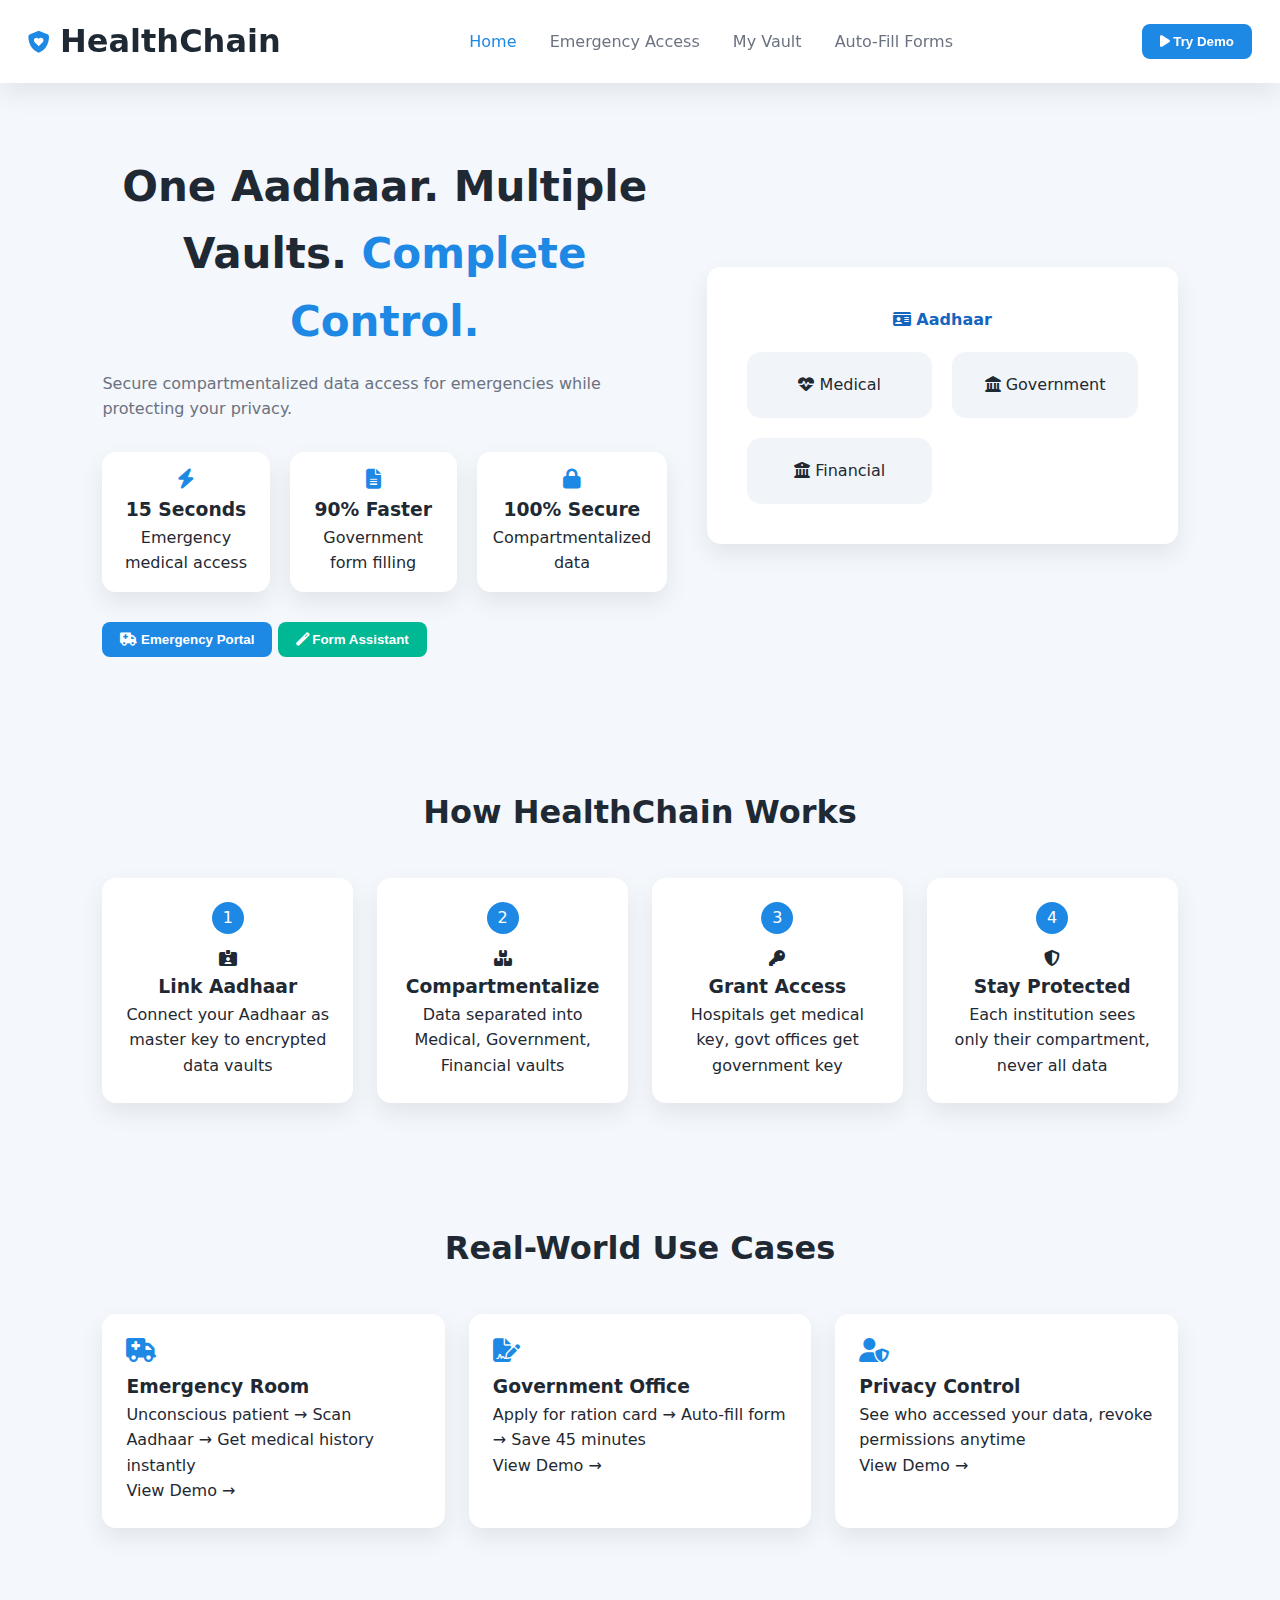
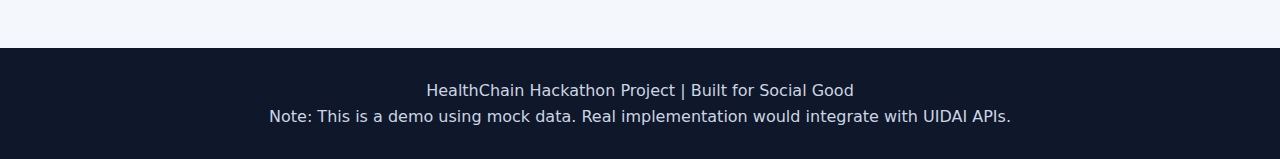
<file: frontend/index.html>
<!DOCTYPE html>
<html lang="en">
<head>
    <meta charset="UTF-8">
    <meta name="viewport" content="width=device-width, initial-scale=1.0">
    <title>HealthChain - Secure Health Data Vault</title>
    <link rel="stylesheet" href="styles.css">
    <link rel="stylesheet" href="https://cdnjs.cloudflare.com/ajax/libs/font-awesome/6.4.0/css/all.min.css">
</head>
<body>
    <!-- Navigation -->
    <nav class="navbar">
        <div class="logo">
            <i class="fas fa-shield-heart"></i>
            <h1>HealthChain</h1>
        </div>
        <div class="nav-menu">
            <a href="index.html" class="active">Home</a>
            <a href="emergency.html">Emergency Access</a>
            <a href="myvault.html">My Vault</a>
            <a href="forms.html">Auto-Fill Forms</a>
        </div>
        <button class="demo-btn" onclick="location.href='emergency.html'">
            <i class="fas fa-play"></i> Try Demo
        </button>
    </nav>

    <!-- Hero Section -->
    <section class="hero">
        <div class="hero-content">
            <h2>One Aadhaar. Multiple Vaults. <span class="highlight">Complete Control.</span></h2>
            <p class="subtitle">Secure compartmentalized data access for emergencies while protecting your privacy.</p>
            
            <div class="hero-stats">
                <div class="stat">
                    <i class="fas fa-bolt"></i>
                    <h3>15 Seconds</h3>
                    <p>Emergency medical access</p>
                </div>
                <div class="stat">
                    <i class="fas fa-file-alt"></i>
                    <h3>90% Faster</h3>
                    <p>Government form filling</p>
                </div>
                <div class="stat">
                    <i class="fas fa-lock"></i>
                    <h3>100% Secure</h3>
                    <p>Compartmentalized data</p>
                </div>
            </div>

            <div class="cta-buttons">
                <button class="btn primary" onclick="location.href='emergency.html'">
                    <i class="fas fa-ambulance"></i> Emergency Portal
                </button>
                <button class="btn secondary" onclick="location.href='forms.html'">
                    <i class="fas fa-magic"></i> Form Assistant
                </button>
            </div>
        </div>
        <div class="hero-visual">
            <div class="vault-diagram">
                <div class="aadhaar-center">
                    <i class="fas fa-id-card"></i>
                    <span>Aadhaar</span>
                </div>
                <div class="vault medical">
                    <i class="fas fa-heart-pulse"></i>
                    <span>Medical</span>
                </div>
                <div class="vault govt">
                    <i class="fas fa-landmark"></i>
                    <span>Government</span>
                </div>
                <div class="vault financial">
                    <i class="fas fa-university"></i>
                    <span>Financial</span>
                </div>
            </div>
        </div>
    </section>

    <!-- How It Works -->
    <section class="how-it-works">
        <h2>How HealthChain Works</h2>
        <div class="steps">
            <div class="step">
                <div class="step-number">1</div>
                <i class="fas fa-id-card-alt"></i>
                <h3>Link Aadhaar</h3>
                <p>Connect your Aadhaar as master key to encrypted data vaults</p>
            </div>
            <div class="step">
                <div class="step-number">2</div>
                <i class="fas fa-boxes"></i>
                <h3>Compartmentalize</h3>
                <p>Data separated into Medical, Government, Financial vaults</p>
            </div>
            <div class="step">
                <div class="step-number">3</div>
                <i class="fas fa-key"></i>
                <h3>Grant Access</h3>
                <p>Hospitals get medical key, govt offices get government key</p>
            </div>
            <div class="step">
                <div class="step-number">4</div>
                <i class="fas fa-shield-alt"></i>
                <h3>Stay Protected</h3>
                <p>Each institution sees only their compartment, never all data</p>
            </div>
        </div>
    </section>

    <!-- Use Cases -->
    <section class="use-cases">
        <h2>Real-World Use Cases</h2>
        <div class="cases">
            <div class="case-card emergency-case">
                <i class="fas fa-ambulance"></i>
                <h3>Emergency Room</h3>
                <p>Unconscious patient → Scan Aadhaar → Get medical history instantly</p>
                <a href="emergency.html">View Demo →</a>
            </div>
            <div class="case-card form-case">
                <i class="fas fa-file-signature"></i>
                <h3>Government Office</h3>
                <p>Apply for ration card → Auto-fill form → Save 45 minutes</p>
                <a href="forms.html">View Demo →</a>
            </div>
            <div class="case-card privacy-case">
                <i class="fas fa-user-shield"></i>
                <h3>Privacy Control</h3>
                <p>See who accessed your data, revoke permissions anytime</p>
                <a href="citizen.html">View Demo →</a>
            </div>
        </div>
    </section>

    <footer>
        <p>HealthChain Hackathon Project | Built for Social Good</p>
        <p class="note">Note: This is a demo using mock data. Real implementation would integrate with UIDAI APIs.</p>
    </footer>

    <script src="script.js"></script>
</body>
</html>
</file>
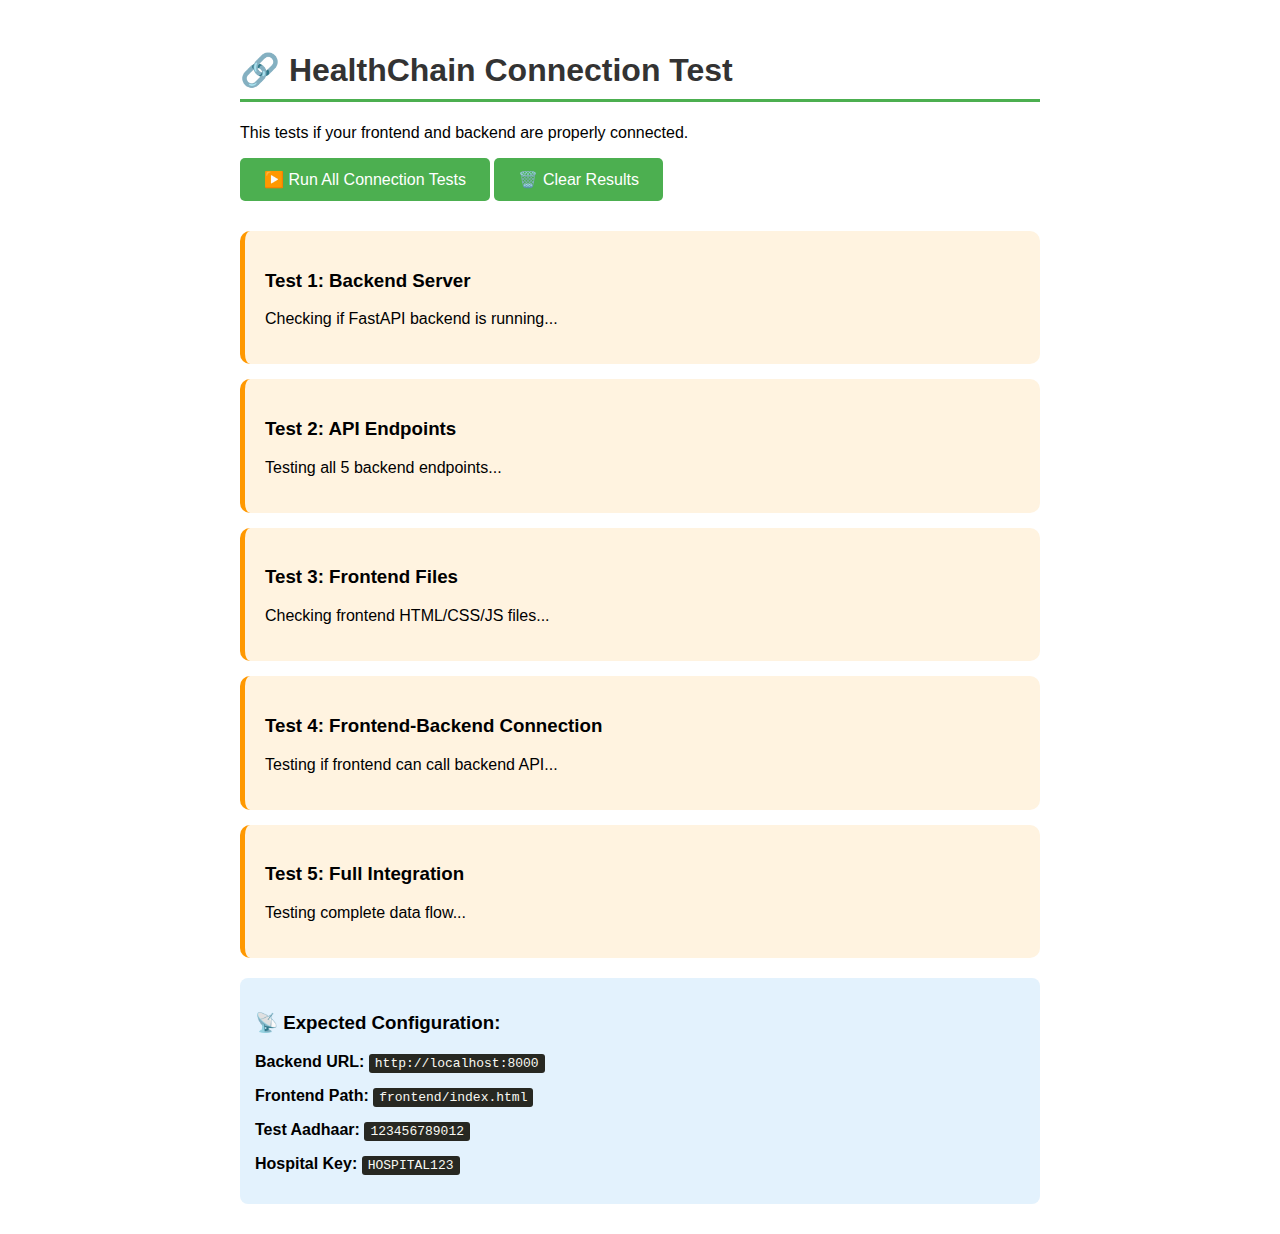
<file: connection_test.html>
<!DOCTYPE html>
<html>
<head>
    <title>🔗 HealthChain Connection Test</title>
    <style>
        body { font-family: Arial, sans-serif; padding: 30px; max-width: 800px; margin: 0 auto; }
        h1 { color: #333; border-bottom: 3px solid #4CAF50; padding-bottom: 10px; }
        .test-card { background: #f5f5f5; padding: 20px; margin: 15px 0; border-radius: 10px; }
        .test-success { border-left: 5px solid #4CAF50; background: #e8f5e9; }
        .test-error { border-left: 5px solid #f44336; background: #ffebee; }
        .test-pending { border-left: 5px solid #ff9800; background: #fff3e0; }
        button { background: #4CAF50; color: white; border: none; padding: 12px 24px; border-radius: 5px; cursor: pointer; font-size: 16px; }
        button:hover { background: #45a049; }
        .api-info { background: #e3f2fd; padding: 15px; border-radius: 8px; margin-top: 20px; }
        code { background: #272822; color: #f8f8f2; padding: 2px 6px; border-radius: 3px; }
        .result-item { margin: 5px 0; }
    </style>
</head>
<body>
    <h1>🔗 HealthChain Connection Test</h1>
    <p>This tests if your frontend and backend are properly connected.</p>
    
    <button onclick="runAllTests()">▶️ Run All Connection Tests</button>
    <button onclick="clearResults()">🗑️ Clear Results</button>
    
    <div id="results" style="margin-top: 30px;">
        <div class="test-card test-pending" id="test1">
            <h3>Test 1: Backend Server</h3>
            <p>Checking if FastAPI backend is running...</p>
        </div>
        
        <div class="test-card test-pending" id="test2">
            <h3>Test 2: API Endpoints</h3>
            <p>Testing all 5 backend endpoints...</p>
        </div>
        
        <div class="test-card test-pending" id="test3">
            <h3>Test 3: Frontend Files</h3>
            <p>Checking frontend HTML/CSS/JS files...</p>
        </div>
        
        <div class="test-card test-pending" id="test4">
            <h3>Test 4: Frontend-Backend Connection</h3>
            <p>Testing if frontend can call backend API...</p>
        </div>
        
        <div class="test-card test-pending" id="test5">
            <h3>Test 5: Full Integration</h3>
            <p>Testing complete data flow...</p>
        </div>
    </div>
    
    <div class="api-info">
        <h3>📡 Expected Configuration:</h3>
        <p><strong>Backend URL:</strong> <code>http://localhost:8000</code></p>
        <p><strong>Frontend Path:</strong> <code>frontend/index.html</code></p>
        <p><strong>Test Aadhaar:</strong> <code>123456789012</code></p>
        <p><strong>Hospital Key:</strong> <code>HOSPITAL123</code></p>
    </div>
    
    <script>
    const API_BASE = "http://localhost:8000";
    
    async function runAllTests() {
        console.log("🔍 Starting connection tests...");
        
        await testBackendServer();
        await testApiEndpoints();
        await testFrontendFiles();
        await testConnection();
        await testFullIntegration();
        
        console.log("✅ All tests completed");
    }
    
    async function testBackendServer() {
        const el = document.getElementById('test1');
        el.innerHTML = `
            <h3>🔄 Test 1: Backend Server - TESTING</h3>
            <p>Status: <strong>Checking...</strong></p>
            <p><small>Response time: <span id="responseTime1">calculating...</span></small></p>
        `;
        el.className = "test-card test-pending";
        
        const startTime = performance.now();
        
        try {
            const response = await fetch(`${API_BASE}/health`);
            const data = await response.json();
            const responseTime = performance.now() - startTime;
            
            el.innerHTML = `
                <h3>✅ Test 1: Backend Server - RUNNING</h3>
                <p>Status: <strong>${data.status}</strong></p>
                <p>Service: ${data.service}</p>
                <p><small>Response time: <span id="responseTime1">${responseTime.toFixed(2)}ms</span></small></p>
            `;
            el.className = "test-card test-success";
            
        } catch (error) {
            const responseTime = performance.now() - startTime;
            el.innerHTML = `
                <h3>❌ Test 1: Backend Server - OFFLINE</h3>
                <p>Error: ${error.message}</p>
                <p><strong>Fix:</strong> Run in terminal: <code>cd backend && uvicorn main:app --reload</code></p>
                <p><small>Response time: ${responseTime.toFixed(2)}ms (until failure)</small></p>
            `;
            el.className = "test-card test-error";
        }
    }
    
    async function testApiEndpoints() {
        const el = document.getElementById('test2');
        el.innerHTML = `
            <h3>🔄 Test 2: API Endpoints - TESTING</h3>
            <p>Testing all endpoints...</p>
        `;
        el.className = "test-card test-pending";
        
        const endpoints = [
            { name: "Home", url: "/", method: "GET" },
            { name: "Health", url: "/health", method: "GET" },
            { name: "Emergency", url: "/emergency/123456789012?hospital_key=HOSPITAL123", method: "GET" },
            { name: "Forms", url: "/forms/123456789012/ration", method: "GET" },
            { name: "Vault", url: "/vault/123456789012", method: "GET" }
        ];
        
        let results = [];
        let passed = 0;
        let failed = 0;
        
        for (const endpoint of endpoints) {
            try {
                const start = performance.now();
                const response = await fetch(`${API_BASE}${endpoint.url}`, {
                    method: endpoint.method
                });
                const time = performance.now() - start;
                
                if (response.ok) {
                    results.push(`<div class="result-item">✅ ${endpoint.name}: ${time.toFixed(0)}ms</div>`);
                    passed++;
                } else {
                    results.push(`<div class="result-item">❌ ${endpoint.name}: Failed (HTTP ${response.status})</div>`);
                    failed++;
                }
            } catch (error) {
                results.push(`<div class="result-item">❌ ${endpoint.name}: ${error.message}</div>`);
                failed++;
            }
        }
        
        if (failed === 0) {
            el.innerHTML = `
                <h3>✅ Test 2: API Endpoints - ALL WORKING</h3>
                ${results.join('')}
                <p><strong>${passed} endpoints tested successfully</strong></p>
            `;
            el.className = "test-card test-success";
        } else {
            el.innerHTML = `
                <h3>⚠️ Test 2: API Endpoints - ${failed} FAILED</h3>
                ${results.join('')}
                <p><strong>${passed} passed, ${failed} failed</strong></p>
                <p><em>Check your main.py endpoints</em></p>
            `;
            el.className = failed === endpoints.length ? "test-card test-error" : "test-card test-pending";
        }
    }
    
    async function testFrontendFiles() {
        const el = document.getElementById('test3');
        el.innerHTML = `
            <h3>🔄 Test 3: Frontend Files - TESTING</h3>
            <p>Checking frontend files...</p>
        `;
        el.className = "test-card test-pending";
        
        const files = [
            { name: "index.html", path: "frontend/index.html" },
            { name: "script.js", path: "frontend/script.js" },
            { name: "styles.css", path: "frontend/styles.css" }
        ];
        
        let results = [];
        let found = 0;
        
        for (const file of files) {
            try {
                const response = await fetch(file.path);
                if (response.ok) {
                    results.push(`<div class="result-item">✅ ${file.name} - Found</div>`);
                    found++;
                } else {
                    results.push(`<div class="result-item">❌ ${file.name} - Not found (${response.status})</div>`);
                }
            } catch (error) {
                results.push(`<div class="result-item">❌ ${file.name} - Error: ${error.message}</div>`);
            }
        }
        
        if (found === files.length) {
            el.innerHTML = `
                <h3>✅ Test 3: Frontend Files - ALL FOUND</h3>
                ${results.join('')}
                <p><a href="../frontend/index.html" target="_blank">🎯 Open Frontend</a></p>
            `;
            el.className = "test-card test-success";
        } else if (found > 0) {
            el.innerHTML = `
                <h3>⚠️ Test 3: Frontend Files - PARTIAL</h3>
                ${results.join('')}
                <p><strong>${found} of ${files.length} files found</strong></p>
                <p><em>Some frontend files may be missing</em></p>
            `;
            el.className = "test-card test-pending";
        } else {
            el.innerHTML = `
                <h3>❌ Test 3: Frontend Files - NOT FOUND</h3>
                <p>No frontend files found at: <code>frontend/</code></p>
                <p><strong>Fix:</strong> Create <code>frontend/</code> folder with:</p>
                <ul>
                    <li><code>index.html</code> - Main HTML file</li>
                    <li><code>script.js</code> - JavaScript logic</li>
                    <li><code>styles.css</code> - Styling</li>
                </ul>
            `;
            el.className = "test-card test-error";
        }
    }
    
    async function testConnection() {
        const el = document.getElementById('test4');
        el.innerHTML = `
            <h3>🔄 Test 4: Frontend-Backend Connection - TESTING</h3>
            <p>Testing connection...</p>
        `;
        el.className = "test-card test-pending";
        
        try {
            // Test backend connection
            const backendStart = performance.now();
            const backendResponse = await fetch(`${API_BASE}/health`);
            const backendTime = performance.now() - backendStart;
            
            if (!backendResponse.ok) {
                throw new Error(`Backend returned HTTP ${backendResponse.status}`);
            }
            
            // Try to check frontend configuration
            let frontendConfig = false;
            try {
                const scriptResponse = await fetch("../frontend/script.js");
                if (scriptResponse.ok) {
                    const scriptContent = await scriptResponse.text();
                    frontendConfig = scriptContent.includes("localhost:8000") || 
                                    scriptContent.includes("API_BASE") ||
                                    scriptContent.includes("127.0.0.1:8000");
                }
            } catch (e) {
                // Ignore frontend script check errors
            }
            
            el.innerHTML = `
                <h3>✅ Test 4: Frontend-Backend Connection - CONNECTED</h3>
                <div class="result-item">✓ Backend reachable (${backendTime.toFixed(0)}ms)</div>
                <div class="result-item">${frontendConfig ? '✓' : '⚠'} Frontend API configuration ${frontendConfig ? 'found' : 'not verified'}</div>
                <div class="result-item">✓ CORS should be enabled</div>
                <p><strong>Browser ↔ Backend connection established</strong></p>
            `;
            el.className = "test-card test-success";
            
        } catch (error) {
            el.innerHTML = `
                <h3>❌ Test 4: Frontend-Backend Connection - FAILED</h3>
                <p>Error: ${error.message}</p>
                <p><strong>Possible issues:</strong></p>
                <ul>
                    <li>Backend server not running</li>
                    <li>CORS not enabled in backend</li>
                    <li>Network/firewall blocking connection</li>
                </ul>
                <p><strong>Fix CORS:</strong> In <code>main.py</code>, add:
                <code><pre>
from fastapi.middleware.cors import CORSMiddleware

app.add_middleware(
    CORSMiddleware,
    allow_origins=["*"],  # Or specific origins
    allow_credentials=True,
    allow_methods=["*"],
    allow_headers=["*"],
)
                </pre></code></p>
            `;
            el.className = "test-card test-error";
        }
    }
    
    async function testFullIntegration() {
        const el = document.getElementById('test5');
        el.innerHTML = `
            <h3>🔄 Test 5: Full Integration - TESTING</h3>
            <p>Testing complete data flow...</p>
        `;
        el.className = "test-card test-pending";
        
        try {
            const startTime = performance.now();
            const response = await fetch(`${API_BASE}/emergency/123456789012?hospital_key=HOSPITAL123`);
            const responseTime = performance.now() - startTime;
            
            if (!response.ok) {
                throw new Error(`HTTP ${response.status}: ${response.statusText}`);
            }
            
            const data = await response.json();
            
            // Check response structure
            const hasEmergencyData = data.emergency_data || data.data;
            const hasRestricted = data.restricted || data.privacy_data;
            
            if (hasEmergencyData) {
                const emergencyData = data.emergency_data || data.data;
                el.innerHTML = `
                    <h3>✅ Test 5: Full Integration - WORKING</h3>
                    <div class="result-item">✓ Emergency endpoint accessible (${responseTime.toFixed(0)}ms)</div>
                    <div class="result-item">✓ Data structure valid</div>
                    ${emergencyData.name ? `<div class="result-item">✓ Patient: <strong>${emergencyData.name}</strong></div>` : ''}
                    ${emergencyData.blood_type ? `<div class="result-item">✓ Blood type: ${emergencyData.blood_type}</div>` : ''}
                    ${hasRestricted ? `<div class="result-item">✓ Privacy protection active</div>` : ''}
                    <p><strong>🎉 Full system integration verified!</strong></p>
                    <p><small>Response: ${JSON.stringify(data).substring(0, 200)}...</small></p>
                `;
                el.className = "test-card test-success";
            } else {
                el.innerHTML = `
                    <h3>⚠️ Test 5: Full Integration - DATA FORMAT ISSUE</h3>
                    <p>Backend responded but data format may be unexpected</p>
                    <p>Expected: <code>{ emergency_data: { ... }, restricted: { ... } }</code></p>
                    <p>Received: <code>${JSON.stringify(data).substring(0, 100)}...</code></p>
                    <p><em>Check emergency endpoint response format in main.py</em></p>
                `;
                el.className = "test-card test-pending";
            }
            
        } catch (error) {
            el.innerHTML = `
                <h3>❌ Test 5: Full Integration - FAILED</h3>
                <p>Complete data flow test failed</p>
                <p>Error: ${error.message}</p>
                <p><strong>Check:</strong></p>
                <ul>
                    <li>Emergency endpoint exists in main.py</li>
                    <li>Test Aadhaar (123456789012) is in database</li>
                    <li>Hospital key (HOSPITAL123) is valid</li>
                </ul>
            `;
            el.className = "test-card test-error";
        }
    }
    
    function clearResults() {
        const tests = ['test1', 'test2', 'test3', 'test4', 'test5'];
        tests.forEach(id => {
            const el = document.getElementById(id);
            const testNum = id.replace('test', '');
            el.innerHTML = `
                <h3>Test ${testNum}: Pending</h3>
                <p>Click "Run All Tests" to start...</p>
            `;
            el.className = "test-card test-pending";
        });
    }
    
    // Auto-run tests when page loads
    window.onload = function() {
        setTimeout(runAllTests, 1000);
    };
    </script>
</body>
</html>
</file>
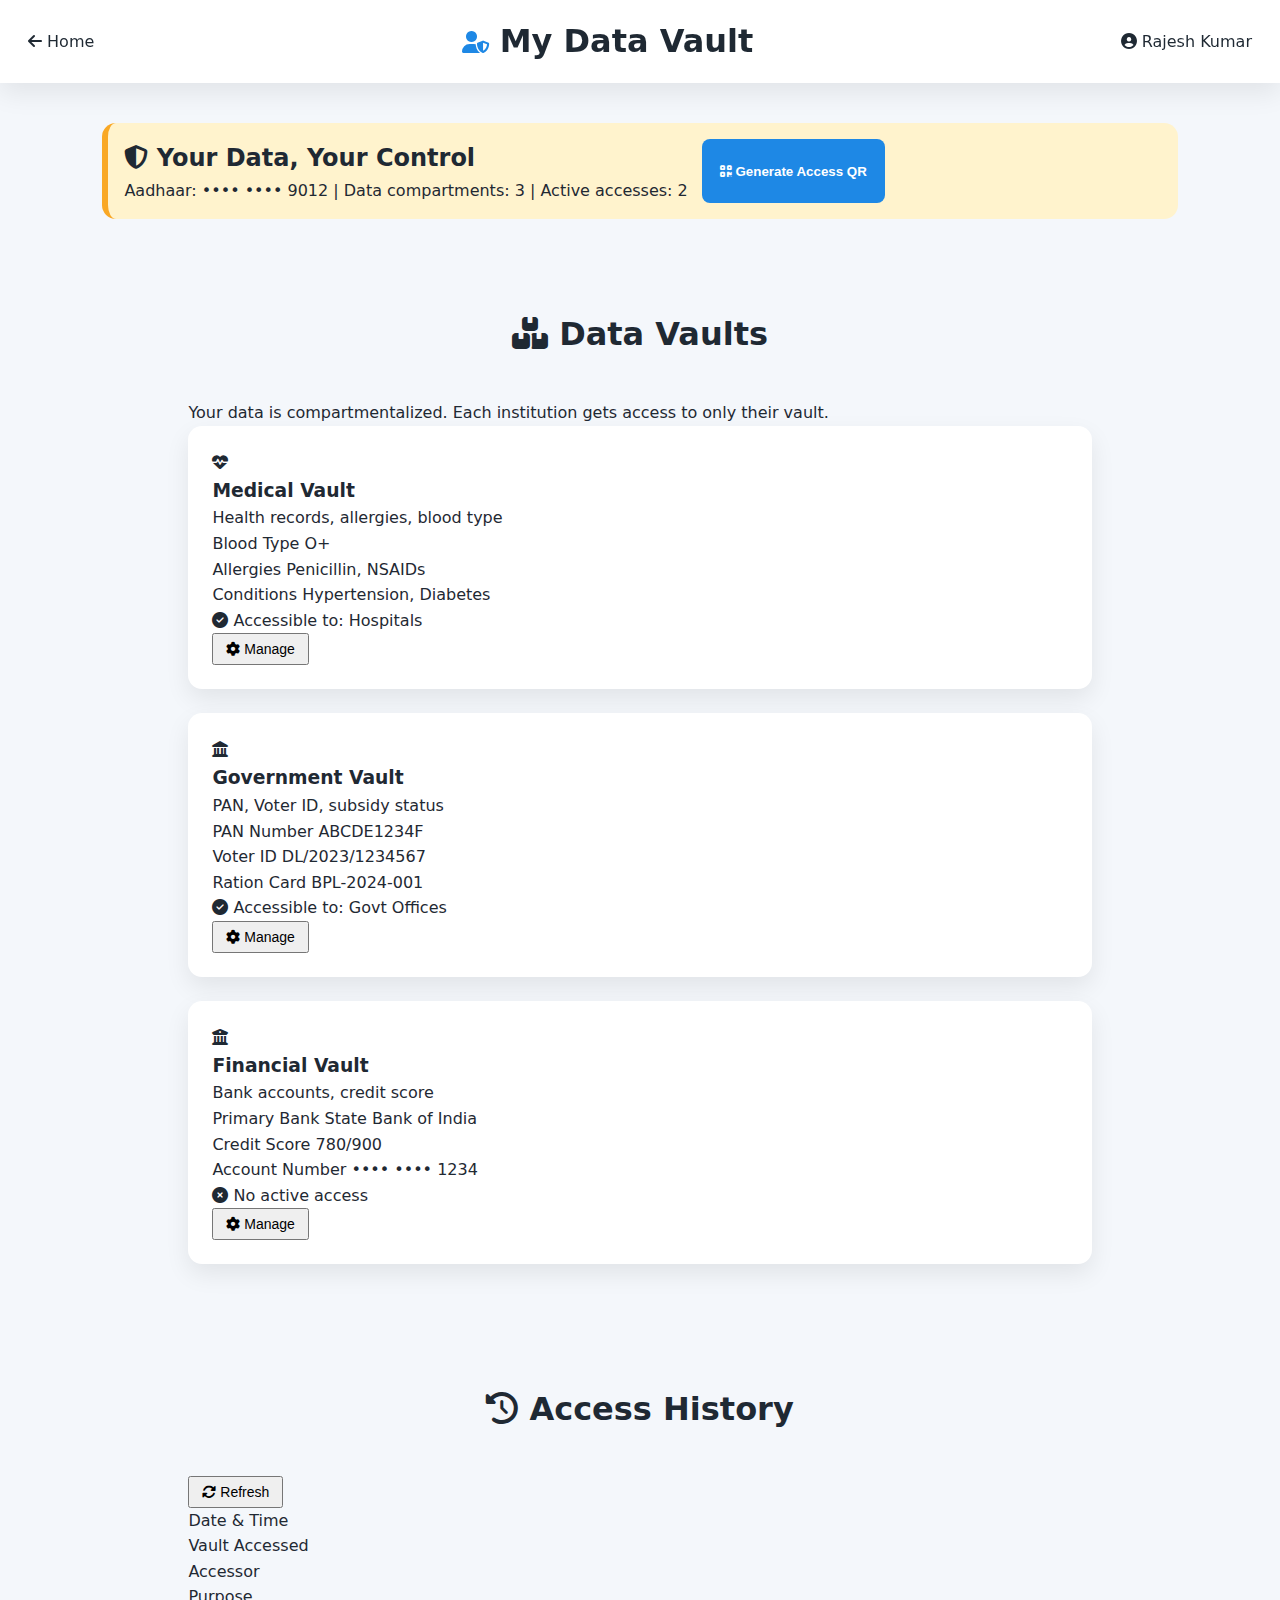
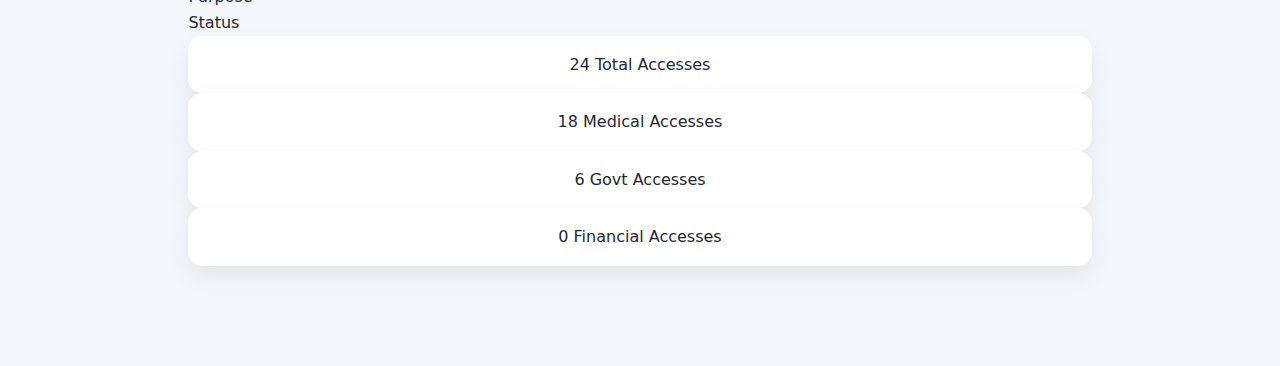
<file: frontend/citizen.html>
<!DOCTYPE html>
<html lang="en">
<head>
    <meta charset="UTF-8">
    <meta name="viewport" content="width=device-width, initial-scale=1.0">
    <title>My Data Vault - HealthChain</title>
    <link rel="stylesheet" href="styles.css">
    <link rel="stylesheet" href="https://cdnjs.cloudflare.com/ajax/libs/font-awesome/6.4.0/css/all.min.css">
</head>
<body>
    <nav class="navbar">
        <a href="index.html" class="back-btn">
            <i class="fas fa-arrow-left"></i> Home
        </a>
        <div class="logo">
            <i class="fas fa-user-shield"></i>
            <h1>My Data Vault</h1>
        </div>
        <div class="user-info">
            <i class="fas fa-user-circle"></i>
            <span>Rajesh Kumar</span>
        </div>
    </nav>

    <main class="container">
        <!-- Welcome -->
        <div class="welcome-banner">
            <div class="welcome-content">
                <h2><i class="fas fa-shield-alt"></i> Your Data, Your Control</h2>
                <p>Aadhaar: •••• •••• 9012 | Data compartments: 3 | Active accesses: 2</p>
            </div>
            <button class="btn" onclick="generateQR()">
                <i class="fas fa-qrcode"></i> Generate Access QR
            </button>
        </div>

        <!-- Vault Dashboard -->
        <section class="vault-dashboard">
            <h2><i class="fas fa-boxes"></i> Data Vaults</h2>
            <p class="section-desc">Your data is compartmentalized. Each institution gets access to only their vault.</p>
            
            <div class="vaults-grid">
                <!-- Medical Vault -->
                <div class="vault-card medical-vault">
                    <div class="vault-header">
                        <div class="vault-icon">
                            <i class="fas fa-heart-pulse"></i>
                        </div>
                        <div class="vault-info">
                            <h3>Medical Vault</h3>
                            <p>Health records, allergies, blood type</p>
                        </div>
                    </div>
                    <div class="vault-content">
                        <div class="data-item">
                            <span class="data-label">Blood Type</span>
                            <span class="data-value">O+</span>
                        </div>
                        <div class="data-item">
                            <span class="data-label">Allergies</span>
                            <span class="data-value alert">Penicillin, NSAIDs</span>
                        </div>
                        <div class="data-item">
                            <span class="data-label">Conditions</span>
                            <span class="data-value">Hypertension, Diabetes</span>
                        </div>
                    </div>
                    <div class="vault-controls">
                        <div class="access-status">
                            <i class="fas fa-check-circle"></i>
                            <span>Accessible to: Hospitals</span>
                        </div>
                        <button class="btn-small" onclick="manageAccess('medical')">
                            <i class="fas fa-cog"></i> Manage
                        </button>
                    </div>
                </div>

                <!-- Government Vault -->
                <div class="vault-card govt-vault">
                    <div class="vault-header">
                        <div class="vault-icon">
                            <i class="fas fa-landmark"></i>
                        </div>
                        <div class="vault-info">
                            <h3>Government Vault</h3>
                            <p>PAN, Voter ID, subsidy status</p>
                        </div>
                    </div>
                    <div class="vault-content">
                        <div class="data-item">
                            <span class="data-label">PAN Number</span>
                            <span class="data-value">ABCDE1234F</span>
                        </div>
                        <div class="data-item">
                            <span class="data-label">Voter ID</span>
                            <span class="data-value">DL/2023/1234567</span>
                        </div>
                        <div class="data-item">
                            <span class="data-label">Ration Card</span>
                            <span class="data-value">BPL-2024-001</span>
                        </div>
                    </div>
                    <div class="vault-controls">
                        <div class="access-status">
                            <i class="fas fa-check-circle"></i>
                            <span>Accessible to: Govt Offices</span>
                        </div>
                        <button class="btn-small" onclick="manageAccess('govt')">
                            <i class="fas fa-cog"></i> Manage
                        </button>
                    </div>
                </div>

                <!-- Financial Vault -->
                <div class="vault-card financial-vault">
                    <div class="vault-header">
                        <div class="vault-icon">
                            <i class="fas fa-university"></i>
                        </div>
                        <div class="vault-info">
                            <h3>Financial Vault</h3>
                            <p>Bank accounts, credit score</p>
                        </div>
                    </div>
                    <div class="vault-content">
                        <div class="data-item">
                            <span class="data-label">Primary Bank</span>
                            <span class="data-value">State Bank of India</span>
                        </div>
                        <div class="data-item">
                            <span class="data-label">Credit Score</span>
                            <span class="data-value">780/900</span>
                        </div>
                        <div class="data-item">
                            <span class="data-label">Account Number</span>
                            <span class="data-value masked">•••• •••• 1234</span>
                        </div>
                    </div>
                    <div class="vault-controls">
                        <div class="access-status restricted">
                            <i class="fas fa-times-circle"></i>
                            <span>No active access</span>
                        </div>
                        <button class="btn-small" onclick="manageAccess('financial')">
                            <i class="fas fa-cog"></i> Manage
                        </button>
                    </div>
                </div>
            </div>
        </section>

        <!-- Access Log -->
        <section class="access-log">
            <div class="section-header">
                <h2><i class="fas fa-history"></i> Access History</h2>
                <button class="btn-small" onclick="refreshLogs()">
                    <i class="fas fa-sync-alt"></i> Refresh
                </button>
            </div>
            
            <div class="log-table">
                <div class="log-header">
                    <div class="log-cell">Date & Time</div>
                    <div class="log-cell">Vault Accessed</div>
                    <div class="log-cell">Accessor</div>
                    <div class="log-cell">Purpose</div>
                    <div class="log-cell">Status</div>
                </div>
                <div class="log-body" id="accessLogBody">
                    <!-- Logs will be inserted here -->
                </div>
            </div>
            
            <div class="log-stats">
                <div class="stat">
                    <span class="stat-number">24</span>
                    <span class="stat-label">Total Accesses</span>
                </div>
                <div class="stat">
                    <span class="stat-number">18</span>
                    <span class="stat-label">Medical Accesses</span>
                </div>
                <div class="stat">
                    <span class="stat-number">6</span>
                    <span class="stat-label">Govt Accesses</span>
                </div>
                <div class="stat">
                    <span class="stat-number">0</span>
                    <span class="stat-label">Financial Accesses</span>
                </div>
            </div>
        </section>

        <!-- QR Generator -->
        <div id="qrGenerator" class="qr-generator" style="display: none;">
            <div class="qr-header">
                <h3><i class="fas fa-qrcode"></i> Generate Access QR</h3>
                <button class="close-btn" onclick="closeQRGenerator()">&times;</button>
            </div>
            <div class="qr-body">
                <div class="qr-options">
                    <div class="qr-option">
                        <input type="radio" name="qrType" id="medicalQR" checked>
                        <label for="medicalQR">
                            <i class="fas fa-heart-pulse"></i>
                            <span>Medical Access</span>
                            <small>For hospitals, clinics</small>
                        </label>
                    </div>
                    <div class="qr-option">
                        <input type="radio" name="qrType" id="govtQR">
                        <label for="govtQR">
                            <i class="fas fa-landmark"></i>
                            <span>Government Access</span>
                            <small>For offices, services</small>
                        </label>
                    </div>
                </div>
                <div class="qr-display">
                    <div class="qr-placeholder" id="qrCodeDisplay">
                        <div class="qr-mock-large">
                            <div class="qr-pattern"></div>
                            <div class="qr-pattern"></div>
                            <div class="qr-pattern"></div>
                        </div>
                        <p class="qr-data">HC:••••••••9012:T:MEDICAL</p>
                    </div>
                    <div class="qr-actions">
                        <button class="btn" onclick="downloadQR()">
                            <i class="fas fa-download"></i> Download QR
                        </button>
                        <button class="btn secondary" onclick="shareQR()">
                            <i class="fas fa-share-alt"></i> Share
                        </button>
                    </div>
                </div>
                <div class="qr-info">
                    <p><i class="fas fa-info-circle"></i> This QR grants temporary access to specified vault only. Expires in 24 hours.</p>
                </div>
            </div>
        </div>
    </main>

    <script src="script.js"></script>
</body>
</html>
</file>
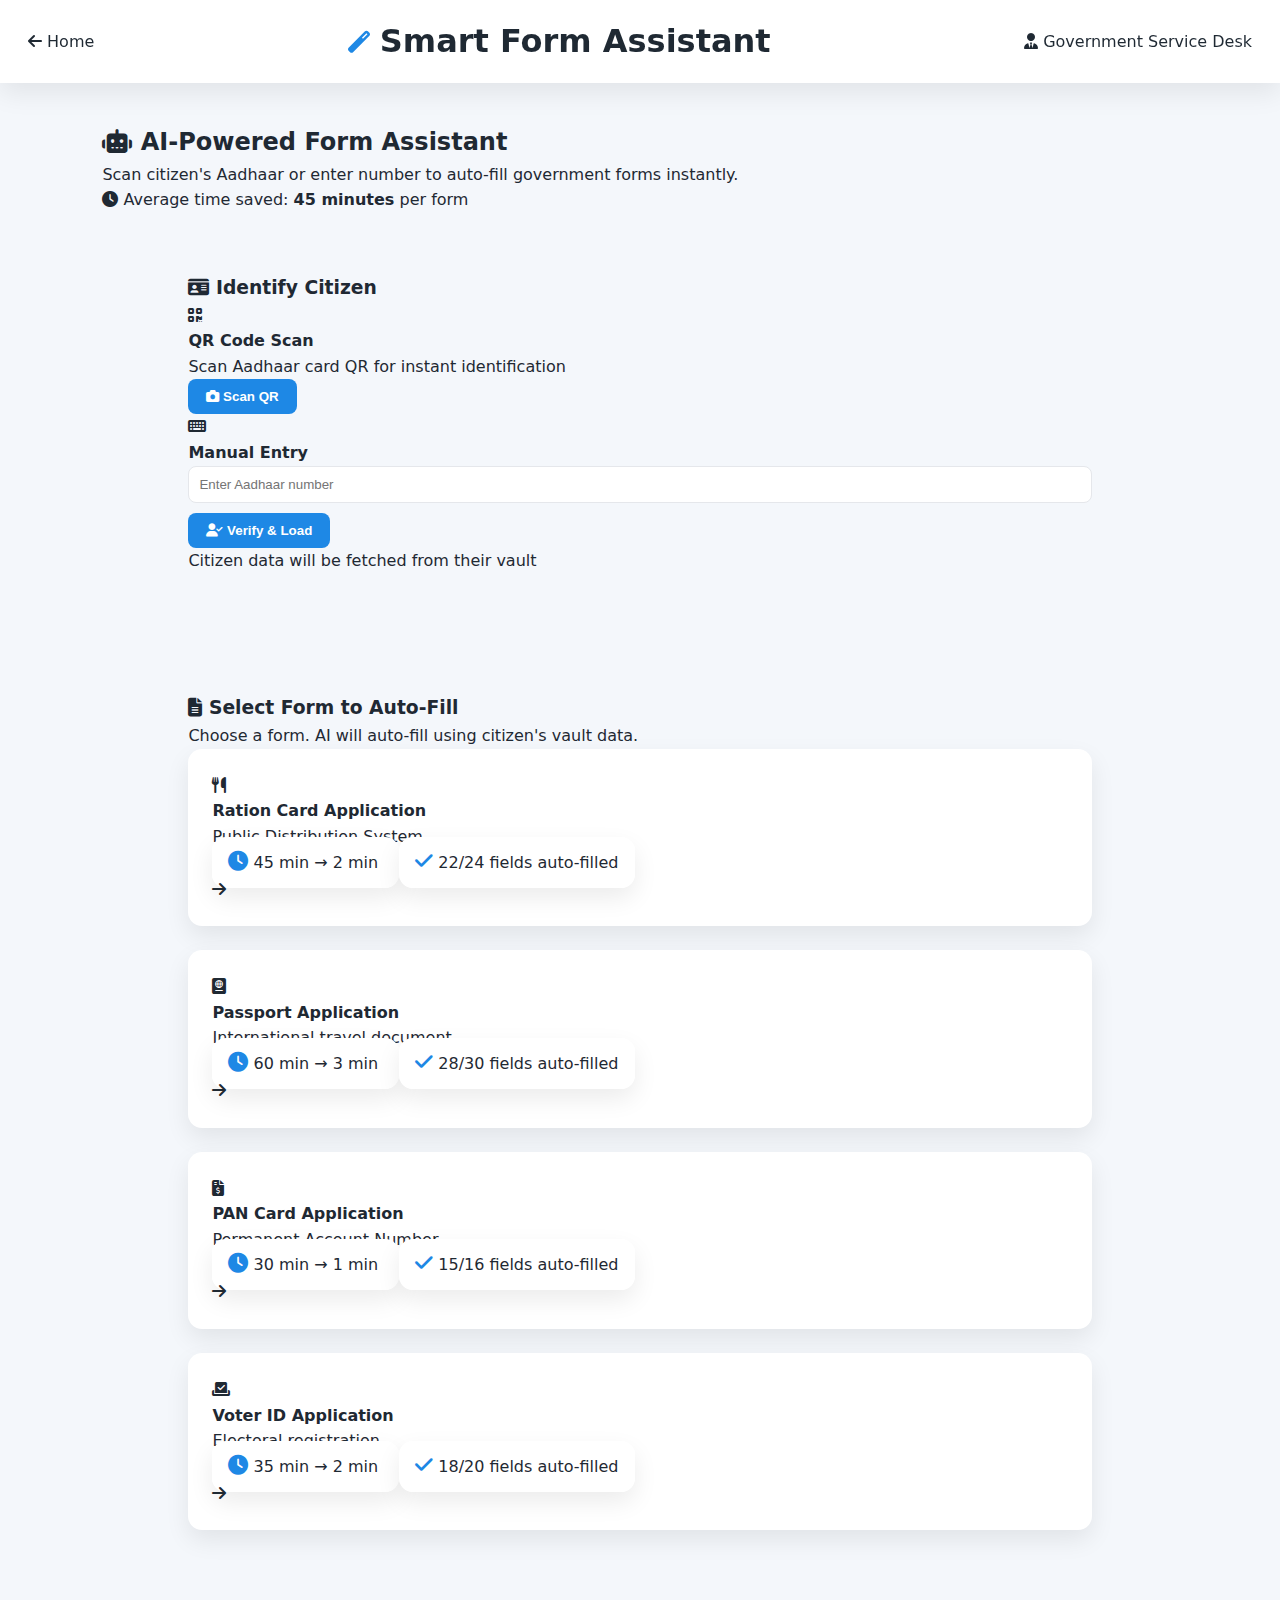
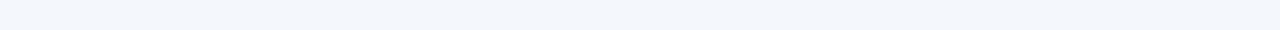
<file: frontend/forms.html>
<!DOCTYPE html>
<html lang="en">
<head>
    <meta charset="UTF-8">
    <meta name="viewport" content="width=device-width, initial-scale=1.0">
    <title>Smart Form Assistant - HealthChain</title>
    <link rel="stylesheet" href="styles.css">
    <link rel="stylesheet" href="https://cdnjs.cloudflare.com/ajax/libs/font-awesome/6.4.0/css/all.min.css">
</head>
<body>
    <nav class="navbar">
        <a href="index.html" class="back-btn">
            <i class="fas fa-arrow-left"></i> Home
        </a>
        <div class="logo">
            <i class="fas fa-magic"></i>
            <h1>Smart Form Assistant</h1>
        </div>
        <div class="user-info">
            <i class="fas fa-user-tie"></i>
            <span>Government Service Desk</span>
        </div>
    </nav>

    <main class="container">
        <!-- Intro -->
        <div class="form-intro">
            <h2><i class="fas fa-robot"></i> AI-Powered Form Assistant</h2>
            <p>Scan citizen's Aadhaar or enter number to auto-fill government forms instantly.</p>
            <div class="time-saved">
                <i class="fas fa-clock"></i>
                <span>Average time saved: <strong>45 minutes</strong> per form</span>
            </div>
        </div>

        <!-- Citizen Identification -->
        <section class="citizen-identification">
            <h3><i class="fas fa-id-card"></i> Identify Citizen</h3>
            <div class="identification-methods">
                <div class="method">
                    <div class="method-header">
                        <i class="fas fa-qrcode"></i>
                        <h4>QR Code Scan</h4>
                    </div>
                    <p>Scan Aadhaar card QR for instant identification</p>
                    <button class="btn" onclick="openFormQRScanner()">
                        <i class="fas fa-camera"></i> Scan QR
                    </button>
                </div>
                <div class="method">
                    <div class="method-header">
                        <i class="fas fa-keyboard"></i>
                        <h4>Manual Entry</h4>
                    </div>
                    <div class="aadhaar-entry">
                        <input type="text" id="formAadhaar" 
                               placeholder="Enter Aadhaar number"
                               maxlength="12">
                        <button class="btn primary" onclick="loadCitizenProfile()">
                            <i class="fas fa-user-check"></i> Verify & Load
                        </button>
                    </div>
                    <p class="note">Citizen data will be fetched from their vault</p>
                </div>
            </div>
        </section>

        <!-- Citizen Profile Preview -->
        <div id="citizenProfile" class="citizen-profile" style="display: none;">
            <div class="profile-header">
                <h3><i class="fas fa-user-check"></i> Citizen Identified</h3>
                <span class="verified-badge">
                    <i class="fas fa-check-circle"></i> Verified
                </span>
            </div>
            <div class="profile-details">
                <div class="detail">
                    <span class="label">Name:</span>
                    <span class="value" id="citizenName">Rajesh Kumar</span>
                </div>
                <div class="detail">
                    <span class="label">Aadhaar:</span>
                    <span class="value" id="citizenAadhaar">•••• •••• 9012</span>
                </div>
                <div class="detail">
                    <span class="label">Address:</span>
                    <span class="value" id="citizenAddress">Delhi 110045</span>
                </div>
            </div>
            <div class="profile-actions">
                <button class="btn-small" onclick="showAllData()">
                    <i class="fas fa-eye"></i> View Full Profile
                </button>
                <button class="btn-small secondary" onclick="clearCitizen()">
                    <i class="fas fa-times"></i> Clear
                </button>
            </div>
        </div>

        <!-- Form Selection -->
        <section class="form-selection">
            <h3><i class="fas fa-file-alt"></i> Select Form to Auto-Fill</h3>
            <p class="section-desc">Choose a form. AI will auto-fill using citizen's vault data.</p>
            
            <div class="forms-grid">
                <!-- Ration Card -->
                <div class="form-card" onclick="selectForm('ration')">
                    <div class="form-icon">
                        <i class="fas fa-utensils"></i>
                    </div>
                    <div class="form-info">
                        <h4>Ration Card Application</h4>
                        <p>Public Distribution System</p>
                        <div class="form-stats">
                            <span class="stat">
                                <i class="fas fa-clock"></i> 45 min → 2 min
                            </span>
                            <span class="stat">
                                <i class="fas fa-check"></i> 22/24 fields auto-filled
                            </span>
                        </div>
                    </div>
                    <div class="form-action">
                        <i class="fas fa-arrow-right"></i>
                    </div>
                </div>

                <!-- Passport -->
                <div class="form-card" onclick="selectForm('passport')">
                    <div class="form-icon">
                        <i class="fas fa-passport"></i>
                    </div>
                    <div class="form-info">
                        <h4>Passport Application</h4>
                        <p>International travel document</p>
                        <div class="form-stats">
                            <span class="stat">
                                <i class="fas fa-clock"></i> 60 min → 3 min
                            </span>
                            <span class="stat">
                                <i class="fas fa-check"></i> 28/30 fields auto-filled
                            </span>
                        </div>
                    </div>
                    <div class="form-action">
                        <i class="fas fa-arrow-right"></i>
                    </div>
                </div>

                <!-- PAN Card -->
                <div class="form-card" onclick="selectForm('pan')">
                    <div class="form-icon">
                        <i class="fas fa-file-invoice-dollar"></i>
                    </div>
                    <div class="form-info">
                        <h4>PAN Card Application</h4>
                        <p>Permanent Account Number</p>
                        <div class="form-stats">
                            <span class="stat">
                                <i class="fas fa-clock"></i> 30 min → 1 min
                            </span>
                            <span class="stat">
                                <i class="fas fa-check"></i> 15/16 fields auto-filled
                            </span>
                        </div>
                    </div>
                    <div class="form-action">
                        <i class="fas fa-arrow-right"></i>
                    </div>
                </div>

                <!-- Voter ID -->
                <div class="form-card" onclick="selectForm('voter')">
                    <div class="form-icon">
                        <i class="fas fa-vote-yea"></i>
                    </div>
                    <div class="form-info">
                        <h4>Voter ID Application</h4>
                        <p>Electoral registration</p>
                        <div class="form-stats">
                            <span class="stat">
                                <i class="fas fa-clock"></i> 35 min → 2 min
                            </span>
                            <span class="stat">
                                <i class="fas fa-check"></i> 18/20 fields auto-filled
                            </span>
                        </div>
                    </div>
                    <div class="form-action">
                        <i class="fas fa-arrow-right"></i>
                    </div>
                </div>
            </div>
        </section>

        <!-- Form Display Area -->
        <div id="formDisplay" class="form-display-area" style="display: none;">
            <div class="form-header">
                <h3 id="formTitle">Form Title</h3>
                <div class="form-meta">
                    <span class="meta-item">
                        <i class="fas fa-robot"></i>
                        <span id="aiFilled">0</span> fields auto-filled
                    </span>
                    <span class="meta-item">
                        <i class="fas fa-clock"></i>
                        <span id="timeSaved">0</span> minutes saved
                    </span>
                    <span class="meta-item">
                        <i class="fas fa-user-check"></i>
                        <span id="citizenStatus">Citizen verified</span>
                    </span>
                </div>
            </div>

            <!-- Form Content -->
            <div class="form-content">
                <div class="form-fields" id="formFields">
                    <!-- Fields will be dynamically added here -->
                </div>

                <!-- Eligibility Check -->
                <div class="eligibility-check">
                    <h4><i class="fas fa-search"></i> AI Eligibility Check</h4>
                    <div id="eligibilityResult" class="eligibility-result">
                        <p>Checking eligibility based on citizen's data...</p>
                    </div>
                </div>

                <!-- Document Checklist -->
                <div class="document-checklist">
                    <h4><i class="fas fa-clipboard-check"></i> Required Documents</h4>
                    <div class="documents-list">
                        <div class="document-item available">
                            <i class="fas fa-check-circle"></i>
                            <span>Aadhaar Card</span>
                            <small>Available in vault</small>
                        </div>
                        <div class="document-item missing">
                            <i class="fas fa-times-circle"></i>
                            <span>Passport Photo</span>
                            <small>Need to upload</small>
                        </div>
                        <div class="document-item available">
                            <i class="fas fa-check-circle"></i>
                            <span>Address Proof</span>
                            <small>Available in vault</small>
                        </div>
                    </div>
                </div>
            </div>

            <!-- Form Actions -->
            <div class="form-actions">
                <button class="btn" onclick="printForm()">
                    <i class="fas fa-print"></i> Print Form
                </button>
                <button class="btn secondary" onclick="saveForm()">
                    <i class="
</file>
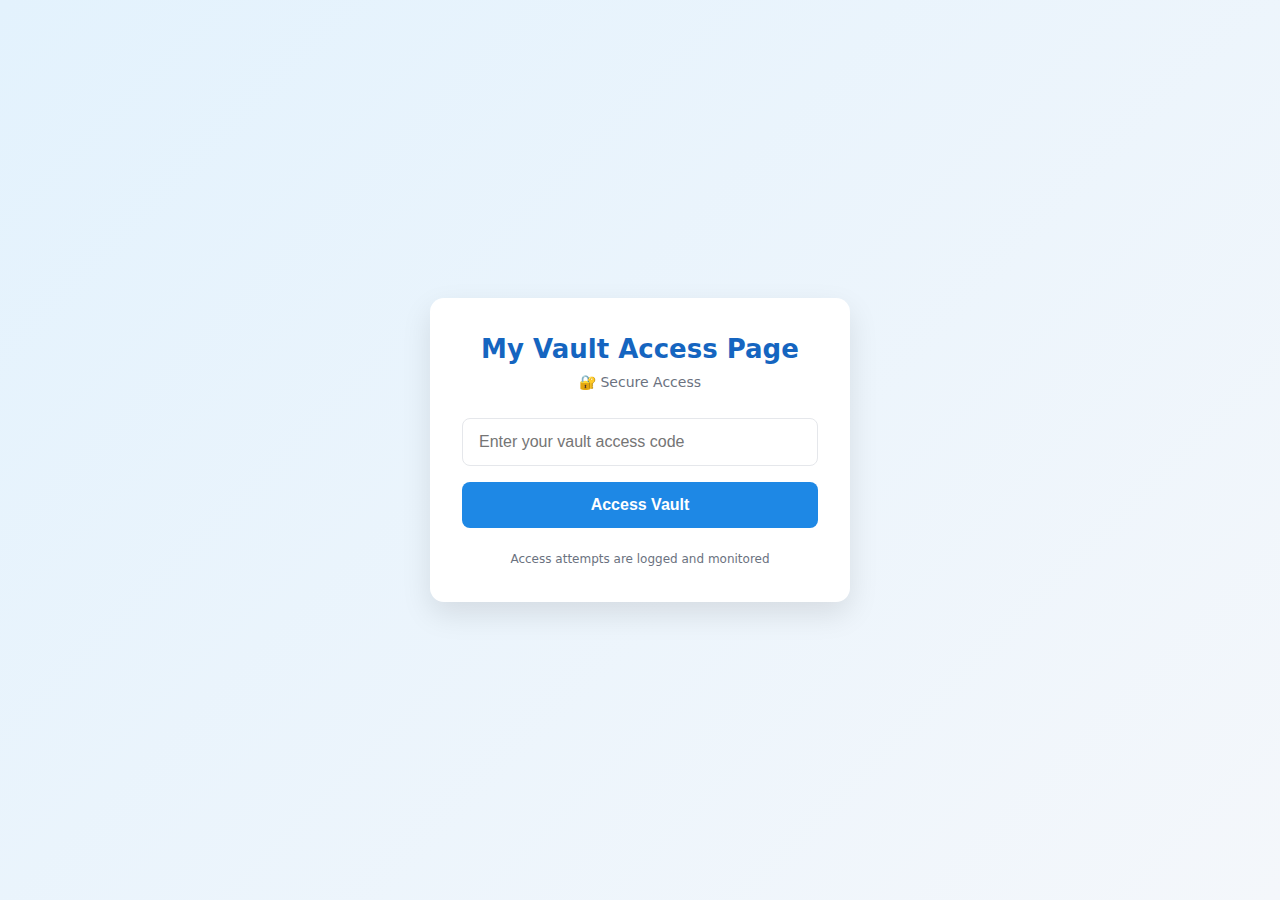
<file: frontend/myvault.html>
<!DOCTYPE html>
<html lang="en">
<head>
    <meta charset="UTF-8">
    <meta name="viewport" content="width=device-width, initial-scale=1.0">
    <title>myvault access</title>
    <link rel="stylesheet" href="myvault.css">
</head>
<body>
  <div class="page">
    <div class="header">
      <h1>My Vault Access Page</h1>
    </div>

    <div class="form">
      <input type="text" id="vaultaccess" placeholder="Enter your vault access code">
      <button id="abutton">Access Vault</button>
    </div>
  </div>

  <script src="myvault.js"></script>
</body>

</html>
</file>
<file: frontend/styles.css>
/* =========================
   ROOT VARIABLES
========================= */
:root {
    --primary: #1e88e5;
    --primary-dark: #1565c0;
    --secondary: #00b894;
    --danger: #e53935;
    --warning: #f9a825;
    --bg: #f4f7fb;
    --card-bg: #ffffff;
    --text-dark: #1f2933;
    --text-muted: #6b7280;
    --border: #e5e7eb;
    --shadow: 0 10px 25px rgba(0,0,0,0.08);
    --radius: 14px;
    --radius-sm: 8px;
}

/* =========================
   GLOBAL RESET
========================= */
* {
    margin: 0;
    padding: 0;
    box-sizing: border-box;
}

body {
    font-family: "Segoe UI", system-ui, -apple-system, BlinkMacSystemFont, sans-serif;
    background: var(--bg);
    color: var(--text-dark);
    line-height: 1.6;
}

a {
    text-decoration: none;
    color: inherit;
}

i {
    color: inherit;
}

/* =========================
   NAVBAR
========================= */
.navbar {
    background: var(--card-bg);
    padding: 16px 28px;
    display: flex;
    align-items: center;
    justify-content: space-between;
    box-shadow: var(--shadow);
    position: sticky;
    top: 0;
    z-index: 100;
}

.logo {
    display: flex;
    align-items: center;
    gap: 10px;
}

.logo i {
    color: var(--primary);
    font-size: 22px;
}

.nav-menu a {
    margin: 0 14px;
    font-weight: 500;
    color: var(--text-muted);
}

.nav-menu a.active,
.nav-menu a:hover {
    color: var(--primary);
}

.demo-btn,
.btn {
    background: var(--primary);
    color: #fff;
    border: none;
    padding: 10px 18px;
    border-radius: var(--radius-sm);
    font-weight: 600;
    cursor: pointer;
    transition: 0.2s;
}

.btn.secondary {
    background: var(--secondary);
}

.btn.danger {
    background: var(--danger);
}

.btn:hover {
    transform: translateY(-1px);
    opacity: 0.95;
}

.btn-small {
    padding: 6px 12px;
    font-size: 14px;
}

/* =========================
   HERO SECTION
========================= */
.hero {
    display: grid;
    grid-template-columns: 1.2fr 1fr;
    gap: 40px;
    padding: 70px 8%;
    align-items: center;
}

.hero h2 {
    font-size: 42px;
    margin-bottom: 16px;
}

.highlight {
    color: var(--primary);
}

.subtitle {
    color: var(--text-muted);
    margin-bottom: 30px;
}

.hero-stats {
    display: flex;
    gap: 20px;
    margin-bottom: 30px;
}

.stat {
    background: var(--card-bg);
    padding: 16px;
    border-radius: var(--radius);
    box-shadow: var(--shadow);
    flex: 1;
    text-align: center;
}

.stat i {
    color: var(--primary);
    font-size: 20px;
    margin-bottom: 6px;
}

/* =========================
   VAULT DIAGRAM
========================= */
.vault-diagram {
    position: relative;
    background: var(--card-bg);
    padding: 40px;
    border-radius: var(--radius);
    box-shadow: var(--shadow);
    display: grid;
    grid-template-columns: repeat(2, 1fr);
    gap: 20px;
}

.aadhaar-center {
    grid-column: span 2;
    text-align: center;
    font-weight: bold;
    color: var(--primary-dark);
}

.vault {
    padding: 20px;
    border-radius: var(--radius);
    text-align: center;
    background: #f1f5f9;
}

/* =========================
   SECTIONS
========================= */
section {
    padding: 60px 8%;
}

section h2 {
    text-align: center;
    font-size: 32px;
    margin-bottom: 40px;
}

/* =========================
   HOW IT WORKS
========================= */
.steps {
    display: grid;
    grid-template-columns: repeat(auto-fit, minmax(220px, 1fr));
    gap: 24px;
}

.step {
    background: var(--card-bg);
    padding: 24px;
    border-radius: var(--radius);
    box-shadow: var(--shadow);
    text-align: center;
}

.step-number {
    background: var(--primary);
    color: #fff;
    width: 32px;
    height: 32px;
    border-radius: 50%;
    margin: 0 auto 12px;
    display: flex;
    align-items: center;
    justify-content: center;
}

/* =========================
   USE CASES
========================= */
.cases {
    display: grid;
    grid-template-columns: repeat(auto-fit, minmax(260px, 1fr));
    gap: 24px;
}

.case-card {
    background: var(--card-bg);
    padding: 24px;
    border-radius: var(--radius);
    box-shadow: var(--shadow);
    transition: 0.2s;
}

.case-card:hover {
    transform: translateY(-4px);
}

.case-card i {
    font-size: 24px;
    margin-bottom: 10px;
    color: var(--primary);
}

/* =========================
   CONTAINERS
========================= */
.container {
    padding: 40px 8%;
}

/* =========================
   BANNERS & ALERTS
========================= */
.warning-banner,
.welcome-banner {
    background: #fff3cd;
    border-left: 6px solid var(--warning);
    padding: 16px;
    border-radius: var(--radius);
    margin-bottom: 30px;
    display: flex;
    gap: 14px;
}

/* =========================
   CARDS & GRIDS
========================= */
.access-methods,
.medical-grid,
.vaults-grid,
.forms-grid {
    display: grid;
    gap: 24px;
}

.access-methods {
    grid-template-columns: repeat(auto-fit, minmax(260px, 1fr));
}

.method-card,
.info-card,
.vault-card,
.form-card {
    background: var(--card-bg);
    padding: 24px;
    border-radius: var(--radius);
    box-shadow: var(--shadow);
}

/* =========================
   INPUTS
========================= */
input[type="text"],
input[type="file"] {
    width: 100%;
    padding: 10px;
    border-radius: var(--radius-sm);
    border: 1px solid var(--border);
    margin-bottom: 10px;
}

/* =========================
   MODALS
========================= */
.modal {
    position: fixed;
    inset: 0;
    background: rgba(0,0,0,0.5);
    display: flex;
    align-items: center;
    justify-content: center;
}

.modal-content {
    background: var(--card-bg);
    width: 90%;
    max-width: 520px;
    border-radius: var(--radius);
    padding: 24px;
}

.close-btn {
    background: none;
    border: none;
    font-size: 22px;
    cursor: pointer;
}

/* =========================
   LOADING
========================= */
.loading-screen {
    text-align: center;
    padding: 60px;
}

.spinner {
    width: 50px;
    height: 50px;
    border: 6px solid #ddd;
    border-top: 6px solid var(--primary);
    border-radius: 50%;
    animation: spin 1s linear infinite;
    margin: 0 auto 14px;
}

@keyframes spin {
    to { transform: rotate(360deg); }
}

/* =========================
   FOOTER
========================= */
footer {
    background: #0f172a;
    color: #cbd5e1;
    text-align: center;
    padding: 30px;
    margin-top: 60px;
}

/* =========================
   RESPONSIVE
========================= */
@media (max-width: 900px) {
    .hero {
        grid-template-columns: 1fr;
        text-align: center;
    }

    .hero-stats {
        flex-direction: column;
    }

    .nav-menu {
        display: none;
    }
}

/* ====== QR SCANNER MODAL ====== */
.qr-scanner-modal {
    background: rgba(0, 0, 0, 0.9);
    backdrop-filter: blur(10px);
}

.scanner-modal-content {
    max-width: 800px;
    width: 90%;
    max-height: 90vh;
    overflow-y: auto;
}

.scanner-header {
    background: linear-gradient(135deg, var(--primary) 0%, var(--primary-dark) 100%);
    color: white;
    border-radius: 20px 20px 0 0;
    padding: 1.5rem 2rem;
}

.scanner-header .close-btn {
    color: white;
    background: rgba(255, 255, 255, 0.2);
    width: 40px;
    height: 40px;
    border-radius: 50%;
    display: flex;
    align-items: center;
    justify-content: center;
    transition: all 0.3s ease;
}

.scanner-header .close-btn:hover {
    background: rgba(255, 255, 255, 0.3);
    transform: rotate(90deg);
}

.scanner-body {
    padding: 2rem;
    background: #1a1a2e;
    border-radius: 0 0 20px 20px;
}

.camera-selector {
    background: rgba(255, 255, 255, 0.1);
    padding: 1rem;
    border-radius: 12px;
    margin-bottom: 1.5rem;
    display: flex;
    align-items: center;
    gap: 1rem;
}

.camera-selector label {
    color: white;
    font-weight: 600;
    white-space: nowrap;
}

.camera-select {
    flex: 1;
    background: rgba(0, 0, 0, 0.3);
    border: 2px solid rgba(255, 255, 255, 0.2);
    color: white;
    padding: 0.75rem 1rem;
    border-radius: 8px;
    font-size: 1rem;
    transition: all 0.3s ease;
}

.camera-select:focus {
    outline: none;
    border-color: var(--primary);
    box-shadow: 0 0 0 3px rgba(79, 70, 229, 0.3);
}

.camera-select option {
    background: #1a1a2e;
    color: white;
}

.scanner-view {
    position: relative;
    width: 100%;
    aspect-ratio: 1;
    background: black;
    border-radius: 16px;
    overflow: hidden;
    margin-bottom: 1.5rem;
    border: 2px solid rgba(255, 255, 255, 0.1);
}

.qr-reader {
    width: 100%;
    height: 100%;
    position: relative;
}

.qr-reader video {
    width: 100%;
    height: 100%;
    object-fit: cover;
    border-radius: 14px;
}

.scanner-overlay {
    position: absolute;
    top: 0;
    left: 0;
    width: 100%;
    height: 100%;
    pointer-events: none;
}

.scanner-frame {
    position: absolute;
    top: 50%;
    left: 50%;
    transform: translate(-50%, -50%);
    width: 70%;
    height: 70%;
    border: 3px solid rgba(79, 70, 229, 0.8);
    border-radius: 12px;
    box-shadow: 
        0 0 0 1000px rgba(0, 0, 0, 0.7),
        inset 0 0 20px rgba(79, 70, 229, 0.3);
}

.scanner-line {
    position: absolute;
    top: 50%;
    left: 15%;
    width: 70%;
    height: 3px;
    background: linear-gradient(90deg, transparent, var(--primary), transparent);
    animation: scanLine 2s linear infinite;
}

@keyframes scanLine {
    0% { top: 15%; }
    100% { top: 85%; }
}

.scanner-status {
    display: flex;
    justify-content: space-between;
    align-items: center;
    background: rgba(255, 255, 255, 0.1);
    padding: 1rem 1.5rem;
    border-radius: 12px;
    margin-top: 1rem;
}

.status-message {
    display: flex;
    align-items: center;
    gap: 0.75rem;
    color: white;
    font-weight: 500;
}

.status-message i {
    color: var(--primary);
    font-size: 1.25rem;
}

.scanner-timer {
    display: flex;
    align-items: center;
    gap: 0.5rem;
    color: rgba(255, 255, 255, 0.7);
    font-size: 0.9rem;
}

/* Scan Results */
.scan-result {
    background: rgba(16, 185, 129, 0.1);
    border: 2px solid rgba(16, 185, 129, 0.3);
    border-radius: 16px;
    padding: 1.5rem;
    margin: 1.5rem 0;
    animation: fadeIn 0.5s ease;
}

.result-success {
    text-align: center;
    margin-bottom: 1.5rem;
}

.result-success i {
    font-size: 3rem;
    color: var(--secondary);
    margin-bottom: 1rem;
    display: block;
}

.result-success h4 {
    color: white;
    margin-bottom: 0.5rem;
}

#scannedData {
    background: rgba(0, 0, 0, 0.3);
    padding: 1rem;
    border-radius: 8px;
    font-family: monospace;
    color: white;
    word-break: break-all;
    margin: 1rem 0;
}

/* Error Messages */
.scanner-error {
    background: rgba(220, 38, 38, 0.1);
    border: 2px solid rgba(220, 38, 38, 0.3);
    border-radius: 16px;
    padding: 1.5rem;
    margin: 1.5rem 0;
    animation: fadeIn 0.5s ease;
}

.error-message {
    text-align: center;
    margin-bottom: 1.5rem;
}

.error-message i {
    font-size: 2.5rem;
    color: var(--danger);
    margin-bottom: 1rem;
    display: block;
}

.error-message h4 {
    color: white;
    margin-bottom: 0.5rem;
}

.error-message p {
    color: rgba(255, 255, 255, 0.8);
}

/* Scanner Options */
.option-divider {
    text-align: center;
    margin: 2rem 0;
    position: relative;
}

.option-divider::before {
    content: '';
    position: absolute;
    top: 50%;
    left: 0;
    right: 0;
    height: 1px;
    background: rgba(255, 255, 255, 0.2);
    z-index: 1;
}

.option-divider span {
    background: #1a1a2e;
    padding: 0 1rem;
    color: rgba(255, 255, 255, 0.5);
    position: relative;
    z-index: 2;
    font-size: 0.875rem;
}

.option-buttons {
    display: grid;
    grid-template-columns: repeat(auto-fit, minmax(200px, 1fr));
    gap: 1rem;
    margin-bottom: 1.5rem;
}

.option-btn {
    background: rgba(255, 255, 255, 0.1);
    border: 2px solid rgba(255, 255, 255, 0.2);
    color: white;
    padding: 1rem;
    display: flex;
    align-items: center;
    justify-content: center;
    gap: 0.75rem;
    transition: all 0.3s ease;
}

.option-btn:hover {
    background: rgba(255, 255, 255, 0.2);
    border-color: var(--primary);
    transform: translateY(-2px);
}

.scanner-help {
    background: rgba(79, 70, 229, 0.1);
    border: 1px solid rgba(79, 70, 229, 0.3);
    border-radius: 12px;
    padding: 1rem;
    display: flex;
    align-items: center;
    gap: 1rem;
    color: rgba(255, 255, 255, 0.8);
}

.scanner-help i {
    color: var(--primary);
    font-size: 1.25rem;
    flex-shrink: 0;
}

.scanner-help p {
    margin: 0;
    font-size: 0.875rem;
    line-height: 1.5;
}

/* Loading Animation */
.scanner-loading {
    display: flex;
    flex-direction: column;
    align-items: center;
    justify-content: center;
    height: 100%;
    color: white;
}

.scanner-loading .spinner {
    width: 50px;
    height: 50px;
    border: 3px solid rgba(255, 255, 255, 0.1);
    border-top-color: var(--primary);
    border-radius: 50%;
    animation: spin 1s linear infinite;
    margin-bottom: 1rem;
}

@keyframes spin {
    to { transform: rotate(360deg); }
}
</file>
<file: frontend/myvault.css>
:root {
    --primary: #1e88e5;
    --primary-dark: #1565c0;
    --bg: #f4f7fb;
    --card-bg: #ffffff;
    --text-dark: #1f2933;
    --text-muted: #6b7280;
    --border: #e5e7eb;
    --shadow: 0 12px 30px rgba(0,0,0,0.1);
    --radius: 14px;
    --radius-sm: 8px;
}


* {
    margin: 0;
    padding: 0;
    box-sizing: border-box;
}

body {
    font-family: "Segoe UI", system-ui, sans-serif;
    background: linear-gradient(135deg, #e3f2fd, #f4f7fb);
    min-height: 100vh;
    display: flex;
    align-items: center;
    justify-content: center;
    color: var(--text-dark);
}


.page {
    background: var(--card-bg);
    width: 100%;
    max-width: 420px;
    padding: 36px 32px;
    border-radius: var(--radius);
    box-shadow: var(--shadow);
    text-align: center;
    position: relative;
}


.header h1 {
    font-size: 26px;
    margin-bottom: 10px;
    color: var(--primary-dark);
}

.header::after {
    content: "🔐 Secure Access";
    display: block;
    font-size: 14px;
    color: var(--text-muted);
    margin-bottom: 28px;
}


.form {
    display: flex;
    flex-direction: column;
    gap: 16px;
}

.form input {
    padding: 14px 16px;
    font-size: 16px;
    border-radius: var(--radius-sm);
    border: 1px solid var(--border);
    outline: none;
    transition: 0.2s;
}

.form input:focus {
    border-color: var(--primary);
    box-shadow: 0 0 0 3px rgba(30, 136, 229, 0.15);
}


#abutton {
    padding: 14px;
    background: var(--primary);
    color: #ffffff;
    font-size: 16px;
    font-weight: 600;
    border: none;
    border-radius: var(--radius-sm);
    cursor: pointer;
    transition: 0.25s;
}

#abutton:hover {
    background: var(--primary-dark);
    transform: translateY(-1px);
}

#abutton:active {
    transform: translateY(0);
}


.page::after {
    content: "Access attempts are logged and monitored";
    display: block;
    margin-top: 24px;
    font-size: 12px;
    color: var(--text-muted);
}


@media (max-width: 480px) {
    .page {
        margin: 0 16px;
        padding: 28px 22px;
    }

    .header h1 {
        font-size: 22px;
    }
}
</file>
